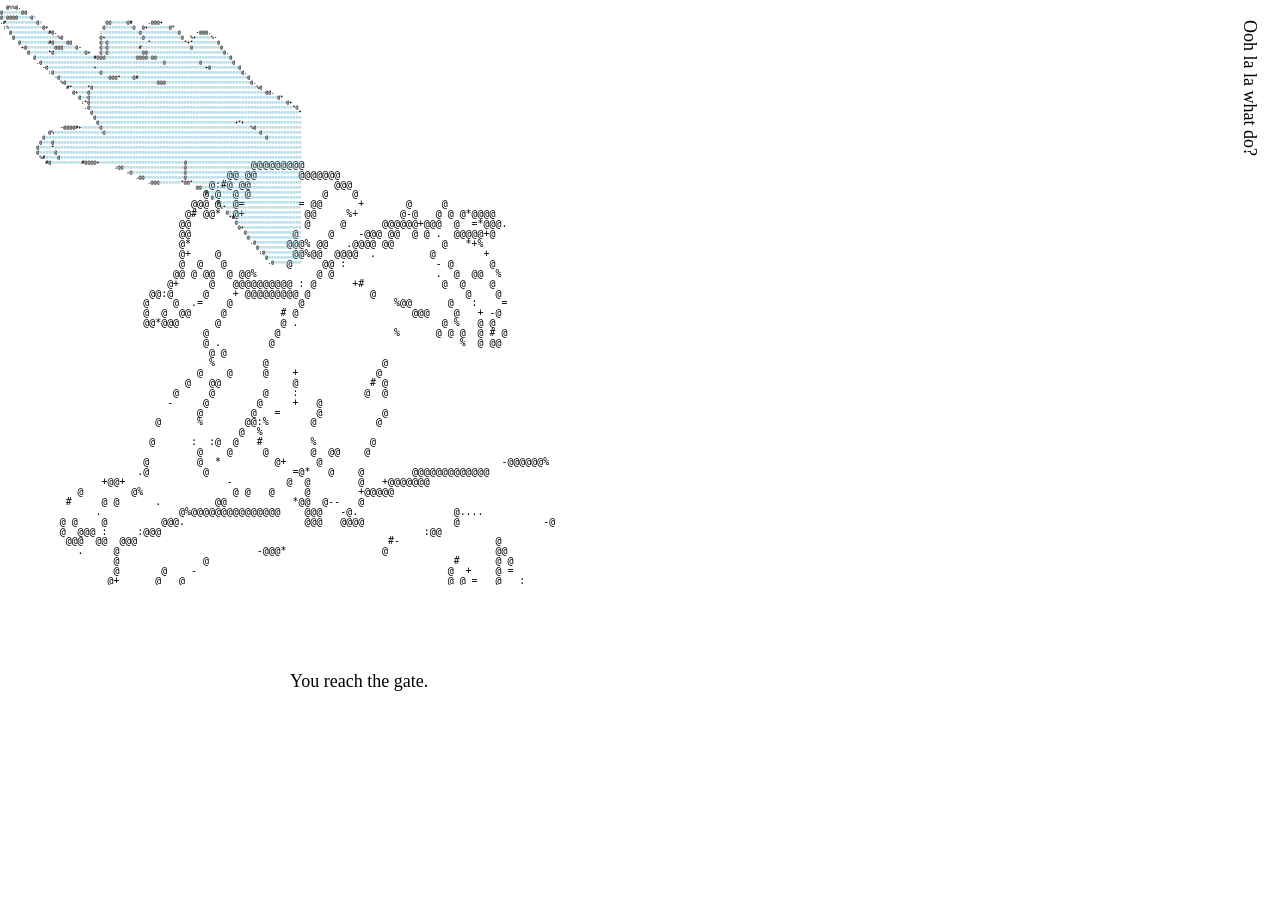
<file: index.html>
<!DOCTYPE html>
<html lang="en">
<head>
    <meta charset="UTF-8">
    <meta name="viewport" content="width=device-width, initial-scale=1.0">
    <title>Horseless Headman</title>

    <link rel="stylesheet" href="style.css">
    <link rel="stylesheet" href="PreviousDays/2026_0915.css">
</head>

<body>

    <main id="game">

        <a id="previous-page" href="PreviousDays/2026_0912.html">Ooh la la what do?</a>

        <div id="custom-cursor"></div>
        
        <section id="ascii-area">
            <pre id="ascii"></pre>
            <div id="head-emoji"></div>
        </section>

        <section id="dialogue-area">
            <div id="dialogue"></div>
        </section>

        <section id="choice-area"></section>

    </main>

    <script src="js/ascii.js"></script>
    <script src="js/ascii-effects.js"></script>
    <script src="PreviousDays/2026_0915.js"></script>

</body>
</html>
</file>
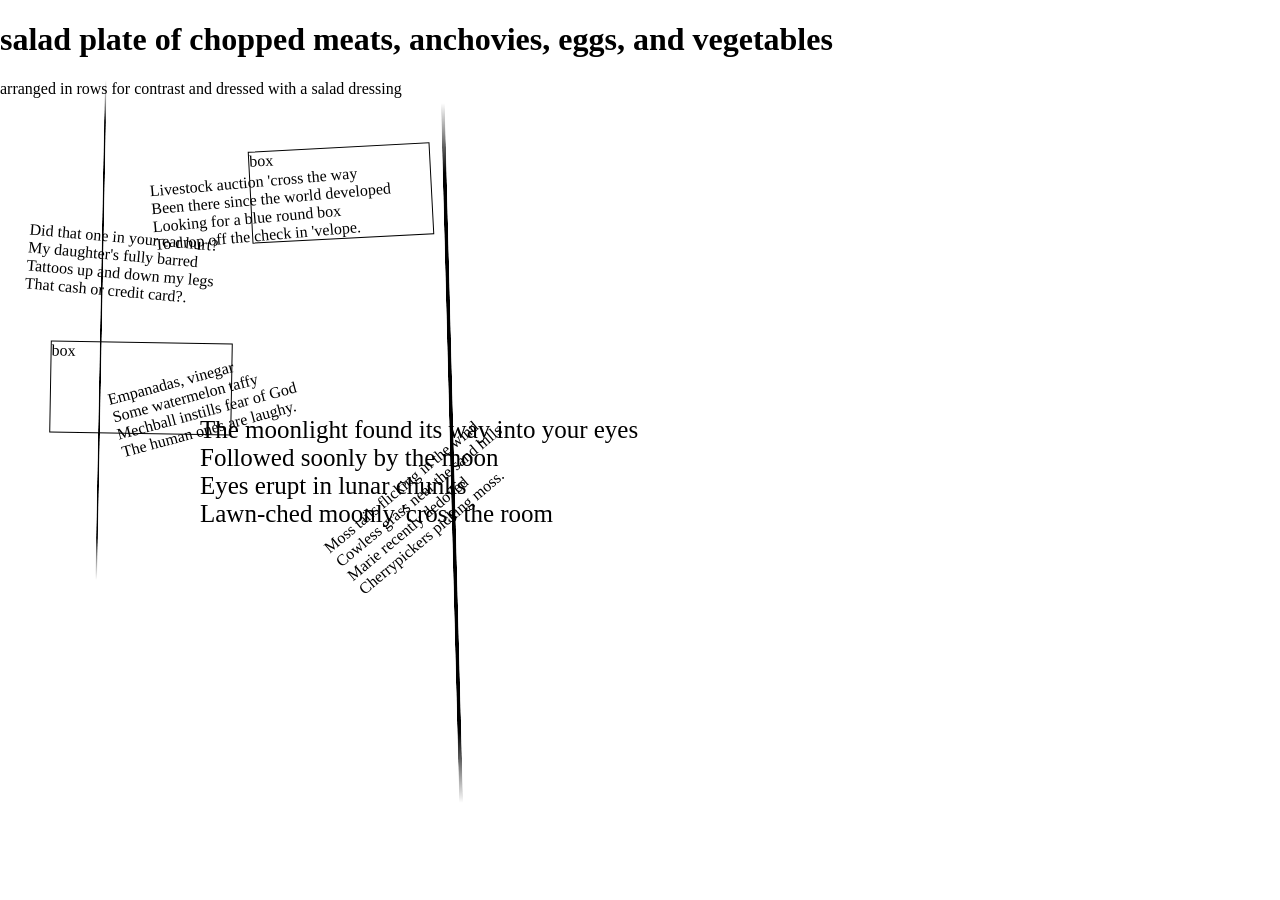
<file: PreviousDays/2026_0905.html>
<!DOCTYPE html>
<html>
<head>
    <title>Salmagundi</title>
    <link rel="stylesheet" href="2026_0905.css">
</head>

<body>
    <h1>salad plate of chopped meats, anchovies, eggs, and vegetables</h1>

    <div class="home_leftpane_line_rightborder"></div>
    
    <p> arranged in rows for contrast and dressed with a salad dressing</p>

    <p class="words_poem_livestock">
        Livestock auction 'cross the way<br>
        Been there since the world developed<br>
        Looking for a blue round box<br>
        To drop off the check in 'velope.</p>

    <p class="words_poem_earbars">
        Did that one in your ear hurt?<br>
        My daughter's fully barred<br>
        Tattoos up and down my legs<br>
        That cash or credit card?.</p>

    <div class="bad_box badbox1">box</div>
    <div class="bad_box badbox2">box</div>


    <p class="words_poem_empanada">
        Empanadas, vinegar<br>
        Some watermelon taffy<br>
        Mechball instills fear of God<br>
        The human ones are laughy.</p>

    <p class="words_poem_moss">
        Moss tails flicking in the wind<br>
        Cowless grass near the sand hills<br>
        Marie recently dedoved<br>
        Cherrypickers picking moss.</p>

    <p class="words_poem_mooneyes">
        The moonlight found its way into your eyes<br>
        Followed soonly by the moon<br>
        Eyes erupt in lunar chunks<br>
        Lawn-ched moonly 'cross the room </p>

    <div class="home_rightpane_line_rightborder"></div>

    
    
</body>

</html>
</file>
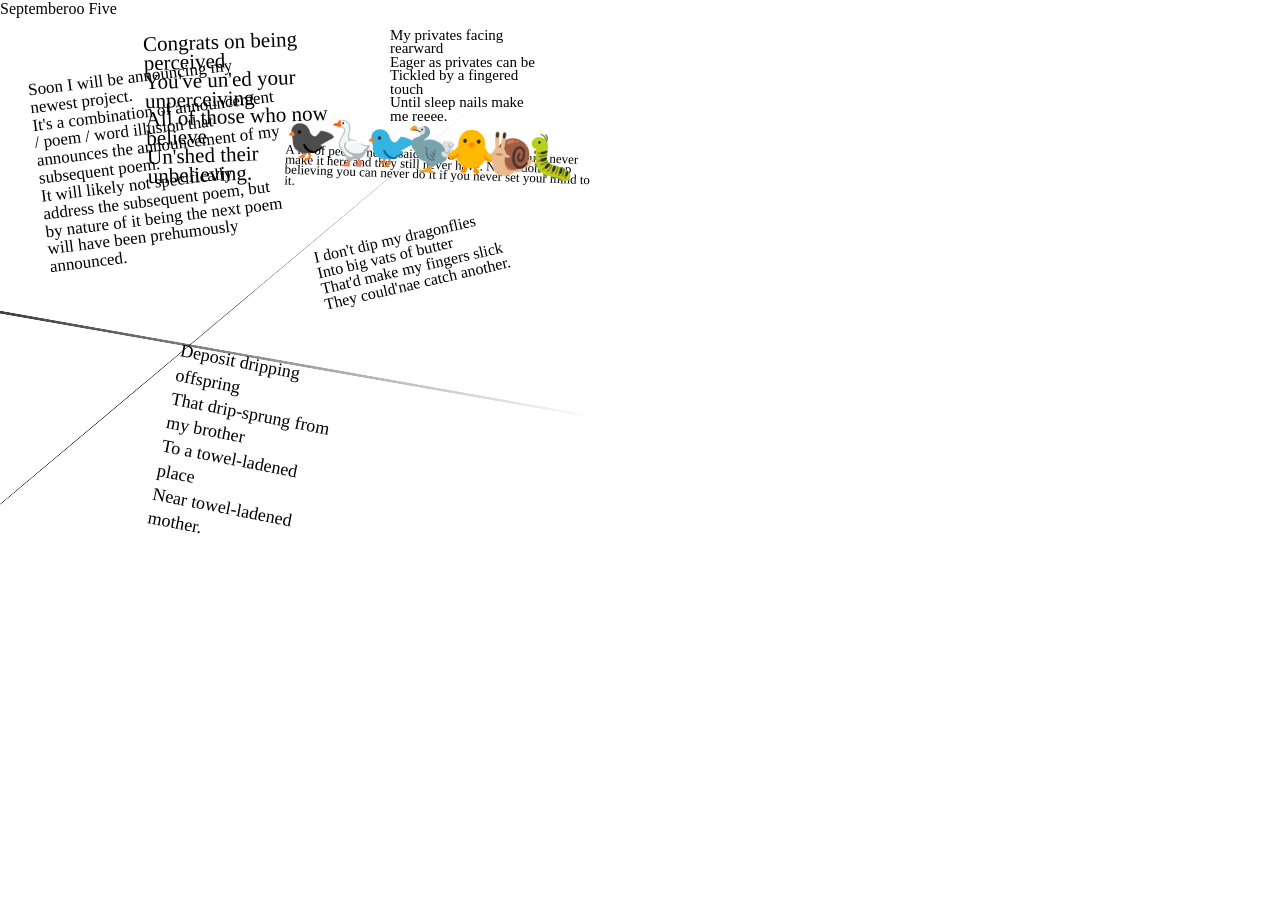
<file: PreviousDays/2026_0907.html>
<!DOCTYPE html>
<html>
<head>
    <title>Salmagundi</title>
    <link rel="stylesheet" href="2026_0907.css">
</head>

<body>
    <a href="2026_0905.html">Septemberoo Five</a>

    <p class="words_20260907_announcement">
        Soon I will be announcing my newest project. 
        It's a combination of announcement / poem / word illusion that announces the announcement of my subsequent poem.
        It will likely not specifically address the subsequent poem, but by nature of it being the next poem will have been prehumously announced.
    </p>

    <p class="words_20260907_privates">
        My privates facing rearward
        Eager as privates can be
        Tickled by a fingered touch
        Until sleep nails make me reeee. </p>

    <p class="words_20260907_dripping">
        Deposit dripping offspring
        That drip-sprung from my brother
        To a towel-ladened place
        Near towel-ladened mother.
    </p>
    
    <p class="words_20260907_dragonflies">
        I don't dip my dragonflies
        Into big vats of butter
        That'd make my fingers slick
        They could'nae catch another. 
    </p>

    <p class="words_20260907_never">
        A lot of people never said they'd never say I could never make it here and they still never have. Never don't stop believing you can never do it if you never set your mind to it. 
    </p>

    <p class="words_20260907_perceive">
        Congrats on being perceived
        You've un'ed your unperceiving
        All of those who now believe
        Un'shed their unbelieving. 
    </p>

    <div class="div_20260907_01"></div>
    <div class="div_20260907_02"></div>

    <p class="words_20260907_animals">
        🐦‍⬛🪿🐦🦤🐥🐌🐛
    </p>
    
</body>

</html>
</file>
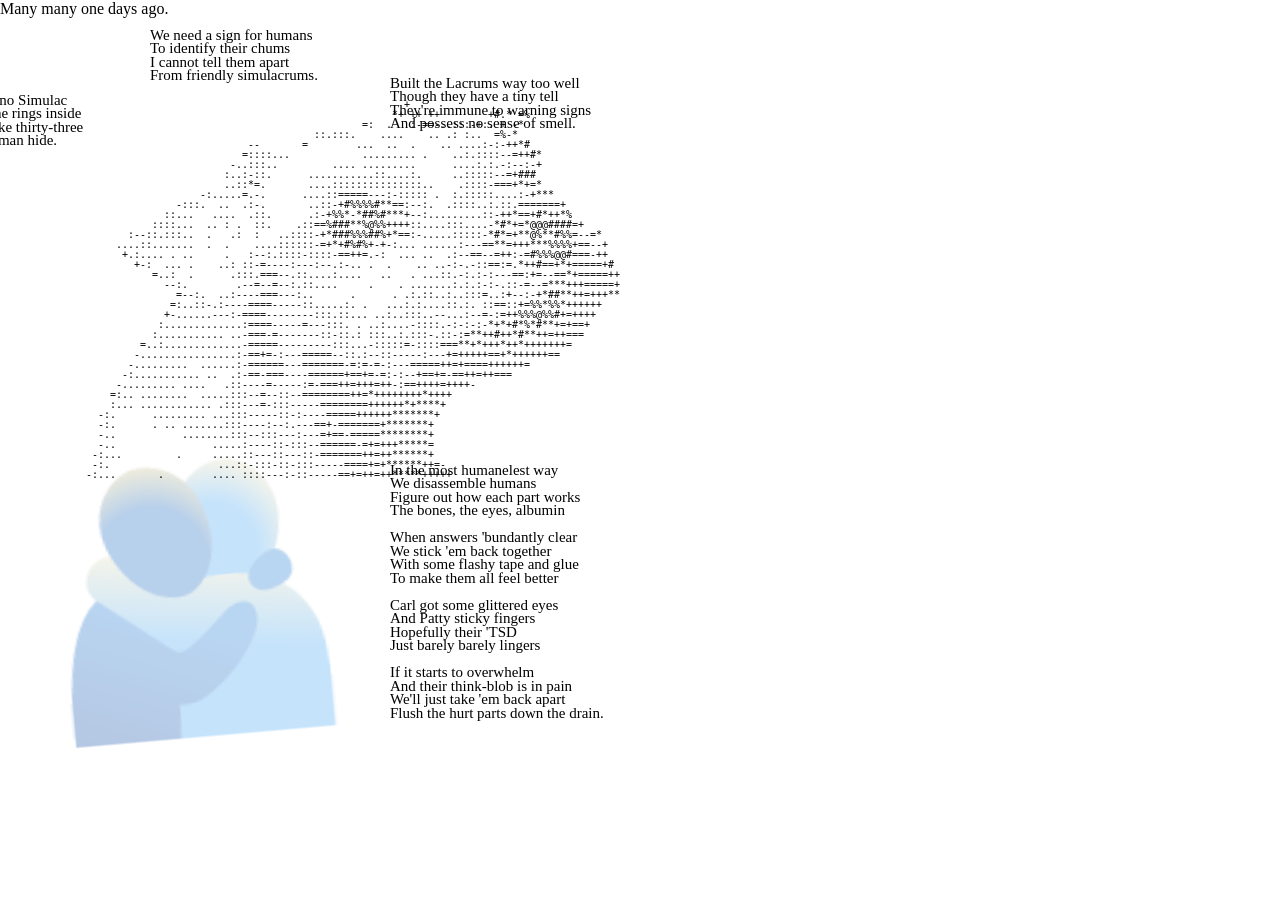
<file: PreviousDays/2026_0908.html>
<!DOCTYPE html>
<html>
<head>
    <title>Salmagundi</title>
    <link rel="stylesheet" href="2026_0908.css">
</head>

<body>
    <a href="2026_0907.html">Many many one days ago.</a>

    <pre class="words_20260908_ascii ascii1" data-ascii="ascii_20260908_001"></pre>
    <pre class="words_20260908_ascii ascii2" data-ascii="ascii_20260908_002"></pre>
    <pre class="words_20260908_ascii ascii3" data-ascii="ascii_20260908_003"></pre>
    <pre class="words_20260908_ascii ascii4" data-ascii="ascii_20260908_004"></pre>
    <pre class="words_20260908_ascii ascii5" data-ascii="ascii_20260908_005"></pre>

    <p class="words_20260908_humans">
        We need a sign for humans
        To identify their chums
        I cannot tell them apart
        From friendly simulacrums. 
    </p>

    <p class="words_20260908_simulac">
        I assure you I'm no Simulac
        You can count the rings inside
        There must be like thirty-three
        Buried in my human hide. 
    </p>

    <div class="gravity-poem gravity-poem-1">
        <p class="words_20260908_lacrums">
            Built the Lacrums way too well
            Though they have a tiny tell
            They're immune to warning signs
            And possess no sense of smell. 
        </p>
    </div>

    <p class="words_20260908_humanelest">
        In the most humanelest way
        We disassemble humans
        Figure out how each part works
        The bones, the eyes, albumin

        When answers 'bundantly clear 
        We stick 'em back together
        With some flashy tape and glue
        To make them all feel better

        Carl got some glittered eyes
        And Patty sticky fingers
        Hopefully their 'TSD
        Just barely barely lingers

        If it starts to overwhelm
        And their think-blob is in pain
        We'll just take 'em back apart
        Flush the hurt parts down the drain. 
    </p>

    <p class="words_20260908_hug">
        🫂
    </p>


    <script src="../js/ascii.js"></script>
    <script src="../js/ascii-effects.js"></script>
    <script src="../js/poem-effects.js"></script>
    <script src="../js/main.js"></script>


    
</body>

</html>
</file>
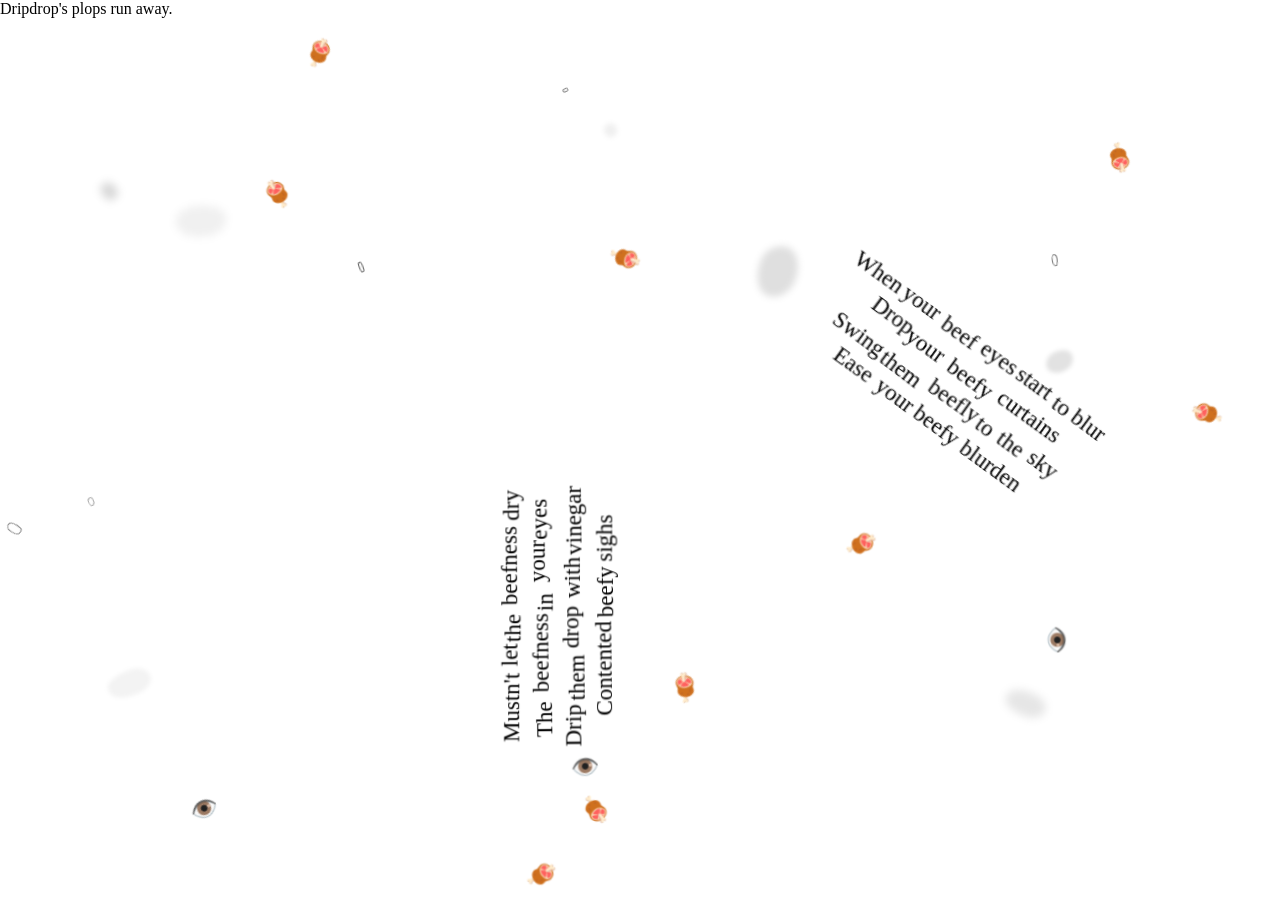
<file: PreviousDays/2026_0910.html>
<!DOCTYPE html>
<html>
<head>
    <title>Salmagundi</title>
    <link rel="stylesheet" href="2026_0910.css">
</head>

<body>
    <a href="2026_0908.html">
        Dripdrop's plops run away.
    </a>

    <div id="vision-overlay"></div>

    <p class="words_20260910_beef">
        When your beef eyes start to blur
        Drop your beefy curtains
        Swing them beefly to the sky
        Ease your beefy blurden 
    </p>

    <p class="words_20260910_beef">
        Mustn't let the beefness dry
        The beefness in your eyes
        Drip them drop with vinegar
        Contented beefy sighs
    </p>

    <p class="words_20260910_beef">🍖</p>
    <p class="words_20260910_beef">🍖</p>
    <p class="words_20260910_beef">🍖</p>
    <p class="words_20260910_beef">🍖</p>
    <p class="words_20260910_beef">🍖</p>
    <p class="words_20260910_beef">🍖</p>
    <p class="words_20260910_beef">🍖</p>
    <p class="words_20260910_beef">🍖</p>
    <p class="words_20260910_beef">🍖</p>
    <p class="words_20260910_beef">👁️</p>
    <p class="words_20260910_beef">👁️</p>
    <p class="words_20260910_beef">👁️</p>

    <script src="2026_0910_vision.js"></script>
    <script src="../js/poem-effects.js"></script>
    <script src="../js/main.js"></script>

    
</body>

</html>
</file>
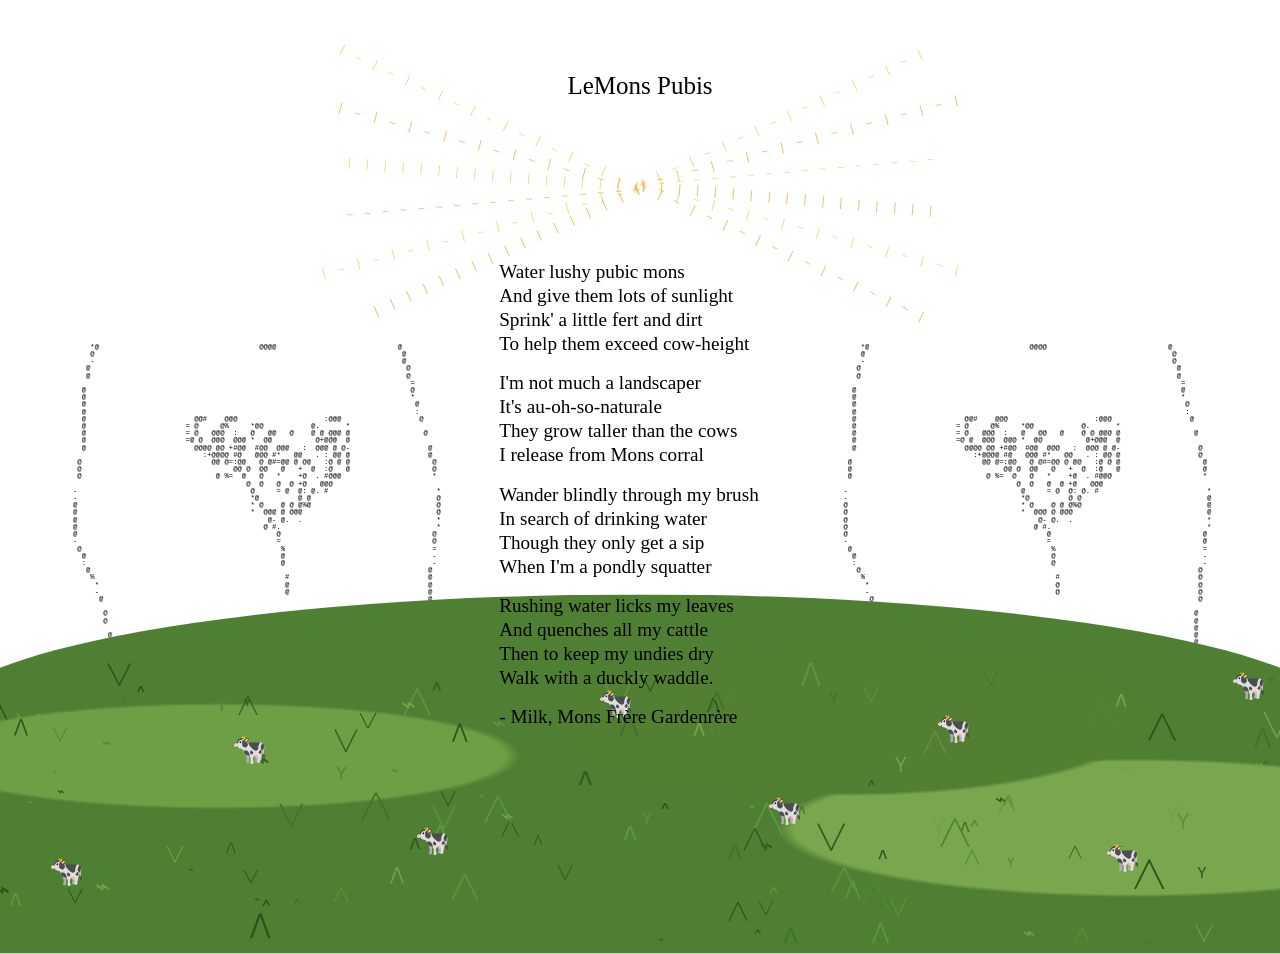
<file: PreviousDays/2026_0912.html>
<!DOCTYPE html>
<html>
<head>
    <title>Salmagundi</title>
    <link rel="stylesheet" href="2026_0912.css">
</head>

<body>
    <a class="link_20260912" href="2026_0910.html">
        LeMons Pubis
    </a>

    <div id="garden">

    <pre class="words_20260912_ascii ascii1" data-ascii="ascii_20260912_001"></pre>
    <pre class="words_20260912_ascii ascii2" data-ascii="ascii_20260912_002"></pre>
    <pre class="words_20260912_ascii ascii3" data-ascii="ascii_20260912_003"></pre>
    <pre class="words_20260912_ascii ascii4" data-ascii="ascii_20260912_004"></pre>
    <pre class="words_20260912_ascii ascii5" data-ascii="ascii_20260912_005"></pre>
    <pre class="words_20260912_ascii ascii6" data-ascii="ascii_20260912_006"></pre>
    <pre class="words_20260912_ascii ascii7" data-ascii="ascii_20260912_007"></pre>

    <pre class="words_20260912_ascii_right ascii1" data-ascii="ascii_20260912_001"></pre>
    <pre class="words_20260912_ascii_right ascii2" data-ascii="ascii_20260912_002"></pre>
    <pre class="words_20260912_ascii_right ascii3" data-ascii="ascii_20260912_003"></pre>
    <pre class="words_20260912_ascii_right ascii4" data-ascii="ascii_20260912_004"></pre>
    <pre class="words_20260912_ascii_right ascii5" data-ascii="ascii_20260912_005"></pre>
    <pre class="words_20260912_ascii_right ascii6" data-ascii="ascii_20260912_006"></pre>
    <pre class="words_20260912_ascii_right ascii7" data-ascii="ascii_20260912_007"></pre>


    <p class="words_20260912_poem">
        Water lushy pubic mons
        And give them lots of sunlight
        Sprink' a little fert and dirt
        To help them exceed cow-height

        I'm not much a landscaper
        It's au-oh-so-naturale
        They grow taller than the cows
        I release from Mons corral

        Wander blindly through my brush
        In search of drinking water
        Though they only get a sip
        When I'm a pondly squatter

        Rushing water licks my leaves
        And quenches all my cattle
        Then to keep my undies dry
        Walk with a duckly waddle.

        - Milk, Mons Frère Gardenrère
    </p>

    <!-- SUNRAYS -->
    <div id="sunrays">
        <span class="sunray ray01">| ~ | ~ | ~ | ~ | ~ | ~ | ~ | ~ | ~ |</span>
        <span class="sunray ray02">~ | ~ | ~ | ~ | ~ | ~ | ~ | ~ | ~ |</span>
        <span class="sunray ray03">| | | | | | | | | | | | | | | | |</span>
        <span class="sunray ray04">~ ~ ~ ~ ~ ~ ~ ~ ~ ~ ~ ~ ~ ~ ~ ~ ~</span>
        <span class="sunray ray05">| ~ | ~ | ~ | ~ | ~ | ~ | ~ | ~ | ~ |</span>
        <span class="sunray ray06">| | | | | | | | | | | | | | | | |</span>
        <span class="sunray ray07">~ | ~ | ~ | ~ | ~ | ~ | ~ | ~ | ~ |</span>
        <span class="sunray ray08">| ~ | ~ | ~ | ~ | ~ | ~ | ~ | ~ | ~ |</span>
        <span class="sunray ray09">~ ~ ~ ~ ~ ~ ~ ~ ~ ~ ~ ~ ~ ~ ~ ~ ~</span>
        <span class="sunray ray10">| | | | | | | | | | | | | | | | |</span>
        <span class="sunray ray11">| ~ | ~ | ~ | ~ | ~ | ~ | ~ | ~ | ~ |</span>
        <span class="sunray ray12">~ | ~ | ~ | ~ | ~ | ~ | ~ | ~ | ~ |</span>
    </div>

    <!-- GRASS -->
    <div id="grass"></div>

    </div>

    <script src="../js/ascii.js"></script>
    <script src="../js/ascii-effects.js"></script>
    <script src="2026_0912.js"></script>
    <script src="../js/poem-effects.js"></script>


    
</body>

</html>
</file>
<file: style.css>
/* #region GLOBAL */

html, body {
    margin: 0;
    padding: 0;
}

body {
    color: black;
    font-family: serif;
    overflow: hidden;
}

a {
    color: black;
    text-decoration: none;
}

p {
    margin: 0;
}

/* #endregion */
</file>
<file: PreviousDays/2026_0915.css>
:root {
    --ascii-top: 130px;
    --ascii-left: 0px;
    --ascii-font-size: 10px;

    --head-size: 100px;
    --head-x: 100px;
    --head-y: 0px;

    --dialogue-width: 700px;
    --dialogue-font-size: 18px;

    --hands-top: 0px;
    --hands-width: 700px;

    --emoji-size: 42px;
}

/* CUSTOM CURSOR */

html,
body {
    cursor: none;
}

#custom-cursor {
    position: fixed;

    top: 0;
    left: 0;

    margin: 0;

    font-family: monospace;
    font-size: 5px;
    font-weight: bold;
    line-height: 1;

    white-space: pre;

    color: black;

    pointer-events: none;
    user-select: none;

    z-index: 1000;
}

#custom-cursor .cursor-cyan {
    color: #5db6cf;
}

/* PREVIOUS DAY LINK */
#previous-page {
    position: absolute;

    top: 20px;
    right: 20px;

    writing-mode: vertical-rl;

    font-family: serif;
    font-size: 18px;
    color: black;
    text-decoration: none;

    z-index: 10;
}

#previous-page:hover {
    text-decoration: underline;
}

/* GAME */

#game {
    position: relative;

    width: 100vw;
    height: 100vh;

    overflow: hidden;
}


/* HORSEMAN */

#ascii-area {
    position: absolute;

    top: 0;
    left: 0;

    width: 100%;
    height: 65vh;

    overflow: hidden;
}

#ascii {
    position: absolute;

    top: var(--ascii-top);
    left: var(--ascii-left);

    margin: 0;

    font-family: monospace;
    font-size: var(--ascii-font-size);
    line-height: 1;

    white-space: pre;
    user-select: none;

    transform-origin: top left;
}


/* FLOATING HEAD */

#head-emoji {
    position: absolute;

    font-family: sans-serif;
    font-size: var(--head-size);
    line-height: 1;

    opacity: 0;

    pointer-events: none;
}

#head-emoji.visible {
    opacity: 1;
    animation: ghostHead 4.8s infinite;
}


@keyframes ghostHead {
    0% {
        transform:
            translate(calc(-50% + var(--head-x) - 2px), calc(-50% + var(--head-y) - 3px))
            rotate(-1deg);
    }

    12% {
        transform:
            translate(calc(-50% + var(--head-x) + 10px), calc(-50% + var(--head-y) - 8px))
            rotate(2deg);
    }

    25% {
        transform:
            translate(calc(-50% + var(--head-x) + 15px), calc(-50% + var(--head-y) + 1px))
            rotate(1deg);
    }

    37% {
        transform:
            translate(calc(-50% + var(--head-x) + 5px), calc(-50% + var(--head-y) + 10px))
            rotate(-2deg);
    }

    50% {
        transform:
            translate(calc(-50% + var(--head-x) - 9px), calc(-50% + var(--head-y) + 5px))
            rotate(-1deg);
    }

    63% {
        transform:
            translate(calc(-50% + var(--head-x) - 15px), calc(-50% + var(--head-y) - 2px))
            rotate(2deg);
    }

    76% {
        transform:
            translate(calc(-50% + var(--head-x) - 5px), calc(-50% + var(--head-y) - 10px))
            rotate(1deg);
    }

    88% {
        transform:
            translate(calc(-50% + var(--head-x) + 7px), calc(-50% + var(--head-y) - 6px))
            rotate(-2deg);
    }

    100% {
        transform:
            translate(calc(-50% + var(--head-x) - 2px), calc(-50% + var(--head-y) - 3px))
            rotate(-1deg);
    }
}


/* DIALOGUE */

#dialogue-area {
    position: absolute;

    left: 50%;
    bottom: 22vh;

    width: var(--dialogue-width);
    max-width: 90vw;

    transform: translateX(-50%);
}

#dialogue {
    position: relative;

    cursor: none;
    font-size: var(--dialogue-font-size);
}

#dialogue p {
    position: relative;

    display: inline-block;

    margin: 0 0 10px 0;
}

#dialogue p::before,
#dialogue p::after {
    position: absolute;

    opacity: 0;

    color: #5db6cf;

    pointer-events: none;

    transition: opacity 0.05s;
}

#dialogue p::before {
    content: "=";
    right: 100%;
    margin-right: 6px;
}

#dialogue p::after {
    content: "=";
    left: 100%;
    margin-left: 6px;
}

#dialogue p:hover::before,
#dialogue p:hover::after {
    opacity: 1;
}

/* HANDS */

#choice-area {
    position: absolute;

    left: 50%;
    top: calc(65vh + var(--hands-top));

    width: var(--hands-width);

    transform: translateX(-50%);
}

#choice-area.hands {
    height: 300px;
}

#hands-ascii {
    position: absolute;

    top: 0;
    left: 50%;

    transform: translateX(-50%);

    margin: 0;

    font-family: monospace;
    font-size: var(--ascii-font-size);
    line-height: 1;

    white-space: pre;

    pointer-events: none;
}


/* EMOJIS IN HANDS */

#emoji-row {
    position: absolute;

    top: 0;
    left: 0;

    width: 100%;
    height: 220px;

    pointer-events: none;
}

.emoji-choice {
    position: absolute;

    display: flex;
    align-items: center;
    justify-content: center;

    width: var(--emoji-size);
    height: var(--emoji-size);

    font-family: sans-serif;
    font-size: var(--emoji-size);
    line-height: 1;

    cursor: none;
    user-select: none;

    pointer-events: auto;

    animation-timing-function: ease-in-out;
    animation-iteration-count: infinite;
}

/*
   Move ALL emojis up/down together here.

   Increase this number to move them downward.
*/

#emoji-row {
    top: 115px;
}


/*
   Individual positions and starting rotations.

   The rotations make them look like they were
   randomly scooped into the hands.
*/

.emoji-choice:nth-child(1) {
    left: 25%;
    top: 76px;

    --emoji-rotation: -18deg;

    animation: trembleOne 1.7s infinite;
}

.emoji-choice:nth-child(2) {
    left: 37%;
    top: 48px;

    --emoji-rotation: 11deg;

    animation: trembleTwo 2.3s infinite;
}

.emoji-choice:nth-child(3) {
    left: 49%;
    top: 70px;

    --emoji-rotation: -7deg;

    animation: trembleThree 1.9s infinite;
}

.emoji-choice:nth-child(4) {
    left: 61%;
    top: 43px;

    --emoji-rotation: 22deg;

    animation: trembleFour 2.7s infinite;
}

.emoji-choice:nth-child(5) {
    left: 72%;
    top: 78px;

    --emoji-rotation: -14deg;

    animation: trembleFive 2.1s infinite;
}


/*
   The animations preserve each emoji's crooked
   starting rotation while adding the little tremble.
*/

@keyframes trembleOne {
    0%, 18%, 100% {
        transform: translate(0, 0) rotate(var(--emoji-rotation));
    }

    20% {
        transform: translate(-2px, 1px) rotate(calc(var(--emoji-rotation) - 2deg));
    }

    22% {
        transform: translate(2px, -1px) rotate(calc(var(--emoji-rotation) + 2deg));
    }

    24% {
        transform: translate(-1px, 2px) rotate(calc(var(--emoji-rotation) - 1deg));
    }

    26% {
        transform: translate(1px, 0) rotate(calc(var(--emoji-rotation) + 1deg));
    }

    29% {
        transform: translate(0, 0) rotate(var(--emoji-rotation));
    }
}

@keyframes trembleTwo {
    0%, 41%, 100% {
        transform: translate(0, 0) rotate(var(--emoji-rotation));
    }

    43% {
        transform: translate(2px, -2px) rotate(calc(var(--emoji-rotation) + 2deg));
    }

    45% {
        transform: translate(-2px, 1px) rotate(calc(var(--emoji-rotation) - 3deg));
    }

    47% {
        transform: translate(1px, 2px) rotate(calc(var(--emoji-rotation) + 2deg));
    }

    50% {
        transform: translate(-1px, 0) rotate(calc(var(--emoji-rotation) - 1deg));
    }

    53% {
        transform: translate(0, 0) rotate(var(--emoji-rotation));
    }
}

@keyframes trembleThree {
    0%, 67%, 100% {
        transform: translate(0, 0) rotate(var(--emoji-rotation));
    }

    69% {
        transform: translate(-2px, -1px) rotate(calc(var(--emoji-rotation) - 2deg));
    }

    71% {
        transform: translate(2px, 1px) rotate(calc(var(--emoji-rotation) + 2deg));
    }

    73% {
        transform: translate(-1px, 2px) rotate(calc(var(--emoji-rotation) - 2deg));
    }

    76% {
        transform: translate(0, 0) rotate(var(--emoji-rotation));
    }
}

@keyframes trembleFour {
    0%, 27%, 100% {
        transform: translate(0, 0) rotate(var(--emoji-rotation));
    }

    29% {
        transform: translate(1px, -2px) rotate(calc(var(--emoji-rotation) + 2deg));
    }

    31% {
        transform: translate(-2px, 1px) rotate(calc(var(--emoji-rotation) - 2deg));
    }

    34% {
        transform: translate(2px, 2px) rotate(calc(var(--emoji-rotation) + 2deg));
    }

    37% {
        transform: translate(0, 0) rotate(var(--emoji-rotation));
    }
}

@keyframes trembleFive {
    0%, 54%, 100% {
        transform: translate(0, 0) rotate(var(--emoji-rotation));
    }

    56% {
        transform: translate(-1px, 2px) rotate(calc(var(--emoji-rotation) - 2deg));
    }

    58% {
        transform: translate(2px, -1px) rotate(calc(var(--emoji-rotation) + 3deg));
    }

    60% {
        transform: translate(-2px, 0) rotate(calc(var(--emoji-rotation) - 2deg));
    }

    63% {
        transform: translate(0, 0) rotate(var(--emoji-rotation));
    }
}


/* YES / NO */

.binary-choice {
    position: relative;

    padding: 3px 18px;

    border: 0;
    background: transparent;

    font-family: serif;
    font-size: 22px;

    cursor: none;
}

.binary-choice::before,
.binary-choice::after {
    position: absolute;

    opacity: 0;

    color: #5db6cf;

    pointer-events: none;

    transition: opacity 0.05s;
}

.binary-choice::before {
    content: "=";
    right: 100%;
}

.binary-choice::after {
    content: "=";
    left: 100%;
}

.binary-choice:hover::before,
.binary-choice:hover::after {
    opacity: 1;
}
</file>
<file: PreviousDays/2026_0905.css>
/* #region GLOBAL */

html, body {
    margin: 0;
    padding: 0;
}

body {
    color: black;
    font-family: serif;
    overflow: hidden;
}

a {
    color: black;
    text-decoration: none;
}

p {
    margin: 0;
}

/* #endregion */

/* #region 2026-09-05 */

.home_leftpane_line_rightborder {
    position: absolute;
    width: 2px;
    height: 500px;
    background: black;
    margin-left: 100px;
    transform: rotate(1.1deg);

    mask-image: linear-gradient(
        to bottom,
        transparent,
        black 10%,
        black 90%,
        transparent
    );
}

.home_rightpane_line_rightborder {
    position: absolute;
    width: 4px;
    height: 700px;
    background: black;
    margin-left: 450px;
    margin-top: -425px;
    transform: rotate(-1.5deg);

    mask-image: linear-gradient(
        to bottom,
        transparent,
        black 10%,
        black 90%,
        transparent
    );
}

.words_poem_livestock {
    margin-left: 150px;
    margin-top: 35px;
    transform: rotate(-5deg);
}

.words_poem_earbars {
    margin-left: 25px;
    margin-top: 70px;
    transform: rotate(5deg);
}

.words_poem_empanada {
    margin-left: 95px;
    margin-top: -110px;
    transform: rotate(-15deg);
}

.words_poem_moss {
    margin-left: 220px;
    margin-top: -115px;
    transform: rotate(-40deg);
}

.words_poem_mooneyes {
    font-size: 25px;
    margin-left: 200px;
    margin-top: 150px;
    transform: rotate(0deg);
}

.bad_box {
    position: absolute;
    border: 1px solid black;
    width: 180px;
    height: 90px;
    margin-left: 250px;
    margin-top: -200px;
    transform: rotate(-3deg);
}

.badbox2 {
    margin-left: 50px;
    margin-top: -5px;
    transform: rotate(1deg);
}

/* #endregion */
</file>
<file: PreviousDays/2026_0907.css>
/* #region GLOBAL */

html, body {
    margin: 0;
    padding: 0;
}

body {
    color: black;
    font-family: serif;
    overflow: hidden;
}

a {
    color: black;
    text-decoration: none;
}

p {
    margin: 0;
}

/* #endregion */


.div_20260907_01 {
    position: absolute;

    width: 1px;
    height: 1000px;

    left: 100px;
    top: -80px;

    background: black;

    transform: rotate(50deg);

    mask-image: linear-gradient(
        to bottom,
        transparent,
        black 50%,
        black 99%,
        transparent
    );

    animation: lineone 19s ease-in-out infinite alternate;
}

@keyframes lineone {
    from {
        transform: translateX(0) rotate(50deg);
    }

    to {
        transform: translateX(170px) rotate(47deg);
    }
}

.div_20260907_02 {
    position: absolute;

    width: 3px;
    height: 1000px;

    left: 100px;
    top: -170px;

    background: black;

    transform: rotate(-80deg);

    mask-image: linear-gradient(
        to bottom,
        transparent,
        black 10%,
        black 20%,
        transparent
    );

    animation: linetwo 27s linear infinite alternate;
}

@keyframes linetwo {
    from {
        transform: translateX(0) rotate(-80deg);
    }

    to {
        transform: translateX(-100px) rotate(-74deg);
    }
}


.words_20260907_animals {
    position: absolute;

    left: 285px;
    top: 124px;

    font-size: 42px;
    letter-spacing: -12px;

    white-space: nowrap;

    transform: rotate(4deg);

    animation: animals 6s steps(7) infinite alternate;
}

@keyframes animals {
    0% {
        transform: translate(0, 0) rotate(4deg);
        letter-spacing: -12px;
    }

    50% {
        transform: translate(-180px, 120px) rotate(-25deg);
        letter-spacing: 8px;
    }

    100% {
        transform: translate(250px, -80px) rotate(31deg);
        letter-spacing: -20px;
    }
}


.words_20260907_announcement {
    position: absolute;
    left: 37px;
    top: 48px;
    width: 245px;

    font-size: 17px;
    line-height: 1.05;

    transform: rotate(-7deg);

    animation: announcement 11s ease-in-out infinite alternate;
    white-space: pre-line;
}

@keyframes announcement {
    0% {
        transform: translate(0px, 0px) rotate(-7deg) scaleY(.7);
    }

    50% {
        transform: translate(83px, 41px) rotate(13deg) scaleY(1.4);
    }

    100% {
        transform: translate(-20px, 90px) rotate(-2deg) scaleY(.85);
    }
}

.words_20260907_privates {
    position: absolute;
    left: 390px;
    top: 15px;

    width: 150px;
    font-size: 15px;
    line-height: .9;

    white-space: pre-line;

    animation: privates 8s ease-in-out infinite alternate;
}

@keyframes privates {
    from {
        transform: translateX(150px) rotate(-3deg);
    }

    to {
        transform: translateX(-5px) rotate(10deg);
    }
}

.words_20260907_dripping {
    position: absolute;
    left: 165px;
    top: 330px;

    width: 180px;
    font-size: 18px;
    line-height: 1.35;

    transform: rotate(11deg);

    animation: dripping 17s ease-in-out infinite alternate;
    white-space: pre-line;
}

@keyframes dripping {
    0% {
        transform: translate(0, 0) rotate(11deg);
    }

    40% {
        transform: translate(-70px, -110px) rotate(-4deg);
    }

    100% {
        transform: translate(100px, 40px) rotate(17deg);
    }
}

.words_20260907_dragonflies {
    position: absolute;
    left: 315px;
    top: 210px;

    width: 210px;
    font-size: 16px;
    line-height: 1;

    transform: rotate(-13deg);

    white-space: pre-line;

    animation: dragonflies 21s linear infinite alternate;
}

@keyframes dragonflies {
    0% {
        transform: translate(0, 0) rotate(-13deg);
    }

    25% {
        transform: translate(-120px, 80px) rotate(23deg);
    }

    50% {
        transform: translate(70px, 180px) rotate(-31deg);
    }

    75% {
        transform: translate(160px, -60px) rotate(8deg);
    }

    100% {
        transform: translate(0, 0) rotate(-13deg);
    }
}

.words_20260907_never {
    position: absolute;
    left: 285px;
    top: 140px;

    width: 310px;
    font-size: 13px;
    line-height: .78;

    transform: rotate(2deg);

    white-space: pre-line;

    animation: never 13s ease-in-out infinite alternate;
}

@keyframes never {
    0% {
        transform: translate(0, 0) rotate(2deg) scale(.8);
    }

    50% {
        transform: translate(-45px, 100px) rotate(-9deg) scale(1.15);
    }

    100% {
        transform: translate(90px, -25px) rotate(4deg) scale(.7);
    }
}

.words_20260907_perceive {
    position: absolute;
    left: 145px;
    top: 13px;

    width: 190px;
    font-size: 21px;
    line-height: .9;

    transform: rotate(-2deg);

    white-space: pre-line;

    animation: perceive 9s ease-in-out infinite alternate;
}

@keyframes perceive {
    0% {
        transform: translate(0, 0) rotate(-2deg);
    }

    50% {
        transform: translate(100px, 210px) rotate(17deg);
    }

    100% {
        transform: translate(-30px, 50px) rotate(-11deg);
    }
}
</file>
<file: PreviousDays/2026_0908.css>
/* #region GLOBAL */

html, body {
    margin: 0;
    padding: 0;
}

body {
    color: black;
    font-family: serif;
    overflow: hidden;
}

a {
    color: black;
    text-decoration: none;
}

p {
    margin: 0;
}

/* #endregion */

/* #region 2026-09-08 */

.words_20260908_ascii {
    position: absolute;
    left: 50px;
    top: 50px;
    margin: 0;
    font-family: monospace;
    white-space: pre;
    line-height: 1;
    font-size: 10px;
}

.ascii-char {
    display: inline-block;
    white-space: pre;
    position: relative;
    transition: transform 0.08s ease-out;
}

.ascii-canvas {
    position: absolute;
    left: 50px;
    top: 50px;
    pointer-events: none;
    z-index: 10;
}

.words_20260908_humans {
    position: absolute;
    left: 150px;
    top: 15px;

    width: 250px;
    font-size: 15px;
    line-height: .9;

    white-space: pre-line;

    animation: privates 8s ease-in-out infinite alternate;
}

.words_20260908_simulac {
    position: absolute;
    left: -100px;
    top: 80px;

    width: 250px;
    font-size: 15px;
    line-height: .9;

    white-space: pre-line;

    animation: privates 8s ease-in-out infinite alternate;
}

@keyframes privates {
    from {
        transform: translateX(150px) rotate(-3deg);
    }

    to {
        transform: translateX(-5px) rotate(10deg);
    }
}

.words_20260908_lacrums {
    position: absolute;
    left: 390px;
    top: 45px;

    width: 250px;
    font-size: 15px;
    line-height: .9;

    white-space: pre-line;

    animation: pendulum 8s ease-in-out infinite alternate;

    --start-x: 145px;
    --start-rotation: 4deg;
    --end-x: -6px;
    --end-rotation: 8deg;
}

.words_20260908_humanelest {
    position: absolute;
    left: 390px;
    top: 450px;

    width: 250px;
    font-size: 15px;
    line-height: .9;

    white-space: pre-line;

    animation: pendulum 6s ease-in-out infinite alternate;

    --start-x: 150px;
    --start-rotation: -3deg;
    --end-x: -5px;
    --end-rotation: 10deg;
}

@keyframes pendulum {
    from {
        transform:
            translateX(var(--start-x))
            rotate(var(--start-rotation));
    }

    to {
        transform:
            translateX(var(--end-x))
            rotate(var(--end-rotation));
    }
}

.gravity-poem {
    position: relative;
}

.words_20260908_hug {
    position: absolute;
    left: 36px;
    top: 450px;
    font-size: 253px;
    opacity: .3;
    transform: rotate(-5deg);
}

/* #endregion */
</file>
<file: PreviousDays/2026_0910.css>
/* #region GLOBAL */

html, body {
    margin: 0;
    padding: 0;
}

body {
    color: black;
    font-family: serif;
    overflow: hidden;
}

a {
    color: black;
    text-decoration: none;
}

p {
    margin: 0;
}

/* #endregion */

/* #region 2026-09-10 Vision */

#vision-overlay {
    position: fixed;
    inset: 0;
    pointer-events: none;
    z-index: 9999;
    background: rgba(0, 0, 0, 0);
    backdrop-filter: blur(0px);
    -webkit-backdrop-filter: blur(0px);
}

.words_20260910_beef {
    position: fixed;

    pointer-events: none;
    z-index: 10001;
    width: max-content;

    text-align: center;
    font-size: 23px;
    line-height: 1.35;

    white-space: pre-line;
}

/* #endregion */
</file>
<file: PreviousDays/2026_0912.css>
/* #region GLOBAL */

html, body {
    margin: 0;
    padding: 0;
}

body {
    color: black;
    font-family: serif;
    overflow: hidden;
}

a {
    color: black;
    text-decoration: none;
}

p {
    margin: 0;
}

/* #endregion */


/* #region 2026-09-12 Pubis Mons */

.link_20260912 {
    position: absolute;
    top: 8vh;
    left: 50%;
    transform: translateX(-50%);

    font-family: serif;
    font-size: clamp(20px, 3vw, 25px);
    text-align: center;
    color: black;

    z-index: 20;
}

.words_20260912_ascii {
    position: absolute;
    left: 3vw;
    top: 35vh;

    margin: 0;
    font-family: monospace;
    white-space: pre;
    line-height: 1;

    /*
        Change this number to make the ASCII bodies
        larger/smaller relative to the screen.
    */
    font-size: 0.8vh;
}

.words_20260912_ascii_right {
    position: absolute;
    right: 3vw;
    top: 35vh;

    margin: 0;
    font-family: monospace;
    white-space: pre;
    line-height: 1;

    font-size: 0.8vh;
}


/* #region ASCII WIND */

.words_20260912_ascii .ascii-wind-row,
.words_20260912_ascii_right .ascii-wind-row {
    display: inline-block;
    white-space: pre;
    transform-origin: left center;

    animation-name: ascii20260912Wind;
    animation-duration: 2.8s;
    animation-timing-function: ease-in-out;
    animation-iteration-count: infinite;
    animation-delay: var(--wind-delay);
}

@keyframes ascii20260912Wind {
    0% {
        transform:
            translateX(calc(var(--wind-strength) * -1px))
            rotate(-0.5deg);
    }

    25% {
        transform:
            translateX(calc(var(--wind-strength) * 4px))
            rotate(1deg);
    }

    50% {
        transform:
            translateX(calc(var(--wind-strength) * 10px))
            rotate(2deg);
    }

    75% {
        transform:
            translateX(calc(var(--wind-strength) * 5px))
            rotate(1deg);
    }

    100% {
        transform:
            translateX(calc(var(--wind-strength) * -1px))
            rotate(-0.5deg);
    }
}

/* #endregion */


/* #region POEM WIND */

.words_20260912_poem {
    position: absolute;

    left: 53%;
    top: 55%;

    transform: translate(-50%, -50%);

    z-index: 10;

    width: 28vw;
    max-width: 28vw;

    font-family: serif;

    font-size: clamp(8px, 1.5vw, 22px);

    line-height: 1.25;
    text-align: left;
    white-space: pre-line;
}


/* #region POEM WIND */

.words_20260912_poem .poem-wind-line {
    display: block;
    width: max-content;

    transform-origin: left center;

    animation-name: poemWind;
    animation-duration: 2.8s;
    animation-timing-function: ease-in-out;
    animation-iteration-count: infinite;
    animation-delay: var(--poem-wind-delay);
}

.words_20260912_poem .poem-wind-gap {
    display: block;
    height: 0.8em;
}

@keyframes poemWind {

    0% {
        transform:
            translateX(-2px)
            rotate(-1deg)
            skewX(-1deg);
    }

    20% {
        transform:
            translateX(3px)
            rotate(1deg)
            skewX(1deg);
    }

    40% {
        transform:
            translateX(9px)
            rotate(2deg)
            skewX(2deg);
    }

    60% {
        transform:
            translateX(5px)
            rotate(1deg)
            skewX(1deg);
    }

    80% {
        transform:
            translateX(-2px)
            rotate(-1deg)
            skewX(-1deg);
    }

    100% {
        transform:
            translateX(-2px)
            rotate(-1deg)
            skewX(-1deg);
    }
}

/* #endregion */

/* #endregion */

/* #region SUNRAYS */

#sunrays {
    position: absolute;

    left: 0;
    top: 0;

    width: 100%;
    height: 100%;

    z-index: 1;
    pointer-events: none;

    overflow: hidden;
}

.sunray {
    position: absolute;

    left: 50%;
    top: 20%;

    width: 50vw;
    height: 1.2em;

    margin: 0;

    font-family: monospace;
    font-size: clamp(12px, 1vw, 12px);
    line-height: 1;

    white-space: nowrap;

    transform-origin: left center;

    opacity: 0.65;

    letter-spacing: 0.15em;
}


/* LEFT SIDE */

.ray01 {
    color: #f4c542;
    transform: rotate(205deg);
}

.ray02 {
    color: #e99b22;
    transform: rotate(195deg);
}

.ray03 {
    color: #f4c542;
    transform: rotate(185deg);
}

.ray04 {
    color: #e99b22;
    transform: rotate(175deg);
}

.ray05 {
    color: #f4c542;
    transform: rotate(165deg);
}

.ray06 {
    color: #e99b22;
    transform: rotate(155deg);
}


/* RIGHT SIDE */

.ray07 {
    color: #f4c542;
    transform: rotate(-25deg);
}

.ray08 {
    color: #e99b22;
    transform: rotate(-15deg);
}

.ray09 {
    color: #f4c542;
    transform: rotate(-5deg);
}

.ray10 {
    color: #e99b22;
    transform: rotate(5deg);
}

.ray11 {
    color: #f4c542;
    transform: rotate(15deg);
}

.ray12 {
    color: #e99b22;
    transform: rotate(25deg);
}

/* #endregion */

/* #region GRASS / PASTURE */

#grass {
    position: absolute;
    left: -5%;
    bottom: -5vh;

    width: 110%;
    height: 38vh;

    z-index: 5;
    pointer-events: none;

    overflow: hidden;

    /*
        Big rounded pasture blob.
    */
    background:
        radial-gradient(
            ellipse at 20% 45%,
            #6f9f45 0%,
            #6f9f45 18%,
            transparent 19%
        ),
        radial-gradient(
            ellipse at 65% 35%,
            #527f32 0%,
            #527f32 22%,
            transparent 23%
        ),
        radial-gradient(
            ellipse at 85% 65%,
            #7aa64d 0%,
            #7aa64d 20%,
            transparent 21%
        ),
        #4f7f32;

    border-radius:
        50% 50% 0 0 /
        35% 35% 0 0;

    /*
        Slightly organic-looking top edge.
    */
    transform: scaleY(1.05);
}


/* Grass blades scattered throughout the pasture */

.grass-blade {
    position: absolute;

    font-family: monospace;
    white-space: pre;

    transform-origin: bottom center;

    animation:
        grassSway
        var(--grass-speed)
        ease-in-out
        infinite;

    animation-delay: var(--grass-delay);

    color: var(--grass-color);
}

@keyframes grassSway {

    0%, 100% {
        transform: rotate(-7deg);
    }

    50% {
        transform: rotate(7deg);
    }
}


/* Cows */

.cow {
    position: absolute;

    font-size: clamp(18px, 2.2vw, 34px);

    transform-origin: center bottom;

    animation:
        cowWander
        var(--cow-speed)
        ease-in-out
        infinite;

    animation-delay: var(--cow-delay);

    z-index: 3;
}

@keyframes cowWander {

    0% {
        transform:
            translate(0, 0)
            rotate(-2deg);
    }

    20% {
        transform:
            translate(var(--cow-x1), var(--cow-y1))
            rotate(2deg);
    }

    45% {
        transform:
            translate(var(--cow-x2), var(--cow-y2))
            rotate(-1deg);
    }

    70% {
        transform:
            translate(var(--cow-x3), var(--cow-y3))
            rotate(2deg);
    }

    100% {
        transform:
            translate(0, 0)
            rotate(-2deg);
    }
}

/* #endregion */


/* COWS */

.cow {
    position: absolute;

    font-size: clamp(18px, 2.2vw, 34px);

    transform-origin: center bottom;

    animation:
        cowWander
        var(--cow-speed)
        ease-in-out
        infinite;

    animation-delay: var(--cow-delay);

    z-index: 3;
}

@keyframes cowWander {

    0% {
        transform:
            translate(0, 0)
            rotate(-2deg);
    }

    20% {
        transform:
            translate(var(--cow-x1), var(--cow-y1))
            rotate(2deg);
    }

    45% {
        transform:
            translate(var(--cow-x2), var(--cow-y2))
            rotate(-1deg);
    }

    70% {
        transform:
            translate(var(--cow-x3), var(--cow-y3))
            rotate(2deg);
    }

    100% {
        transform:
            translate(0, 0)
            rotate(-2deg);
    }
}


/* #endregion */
</file>
